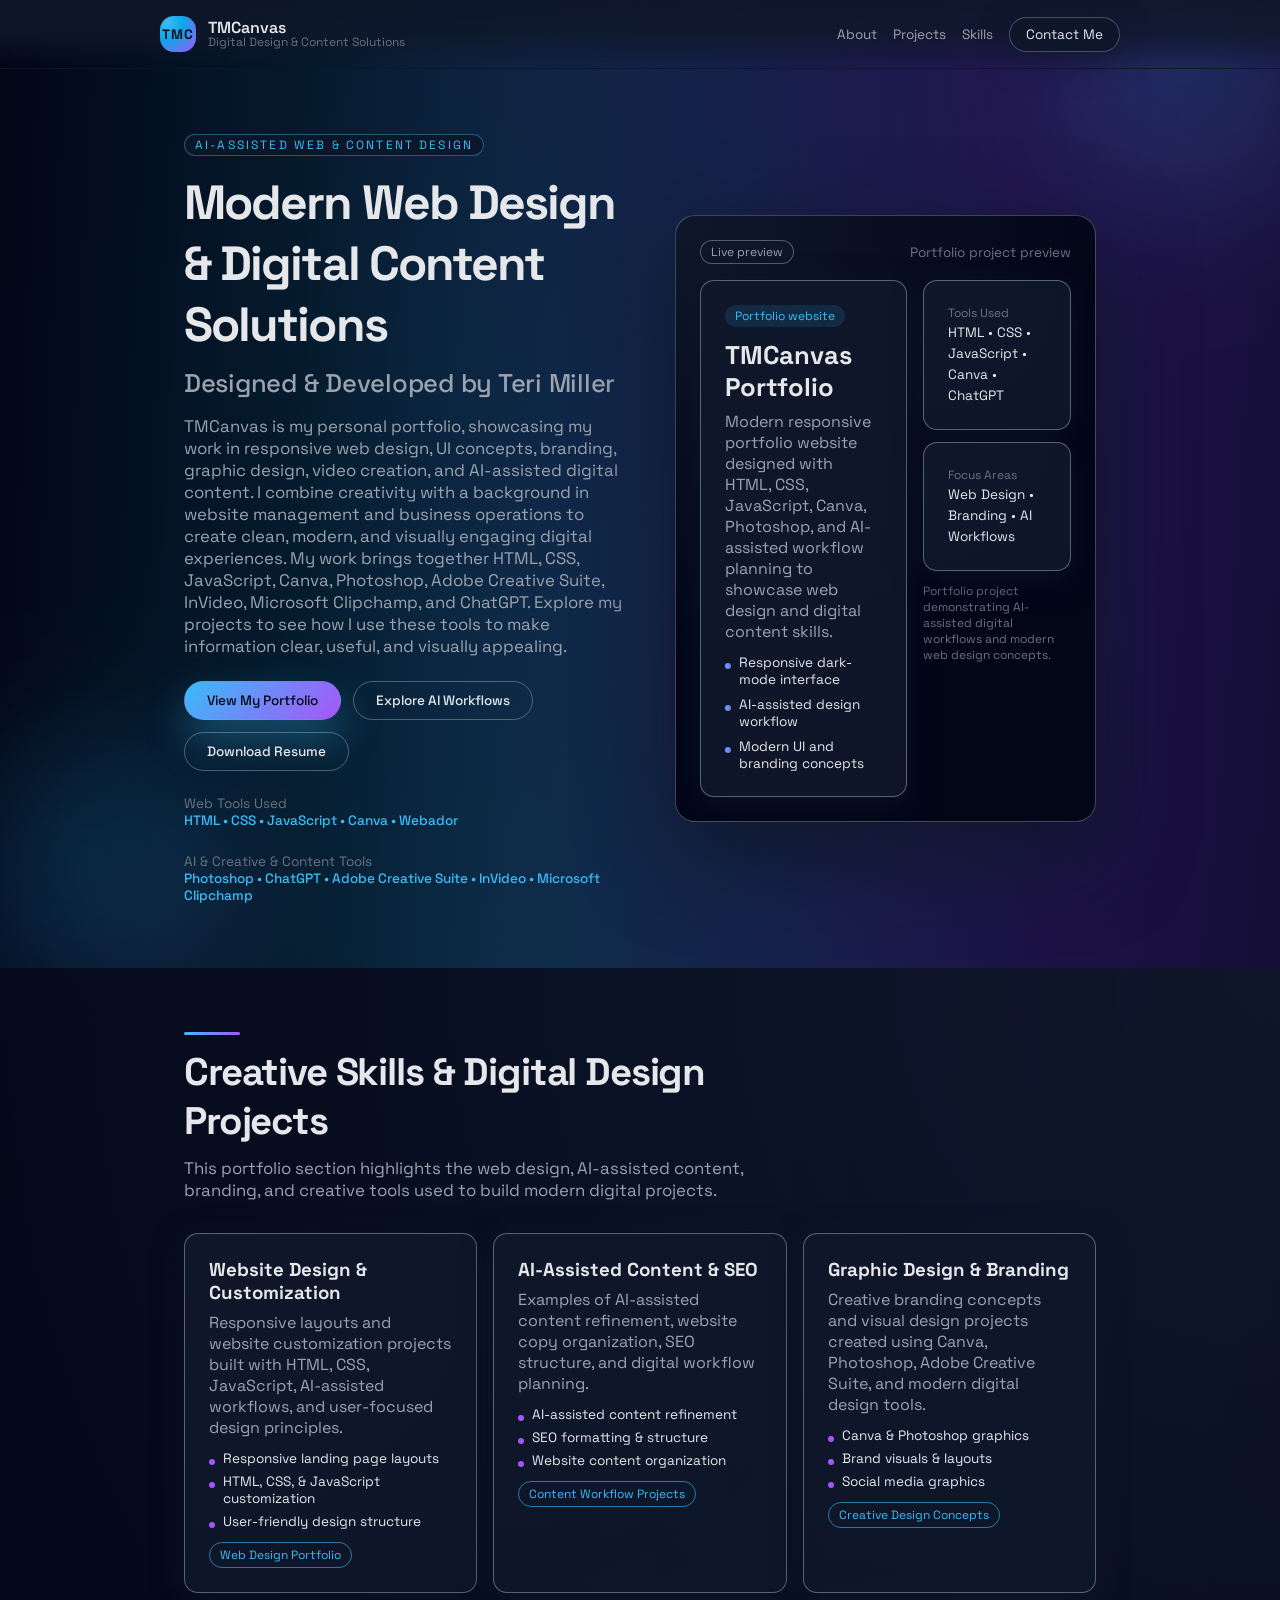
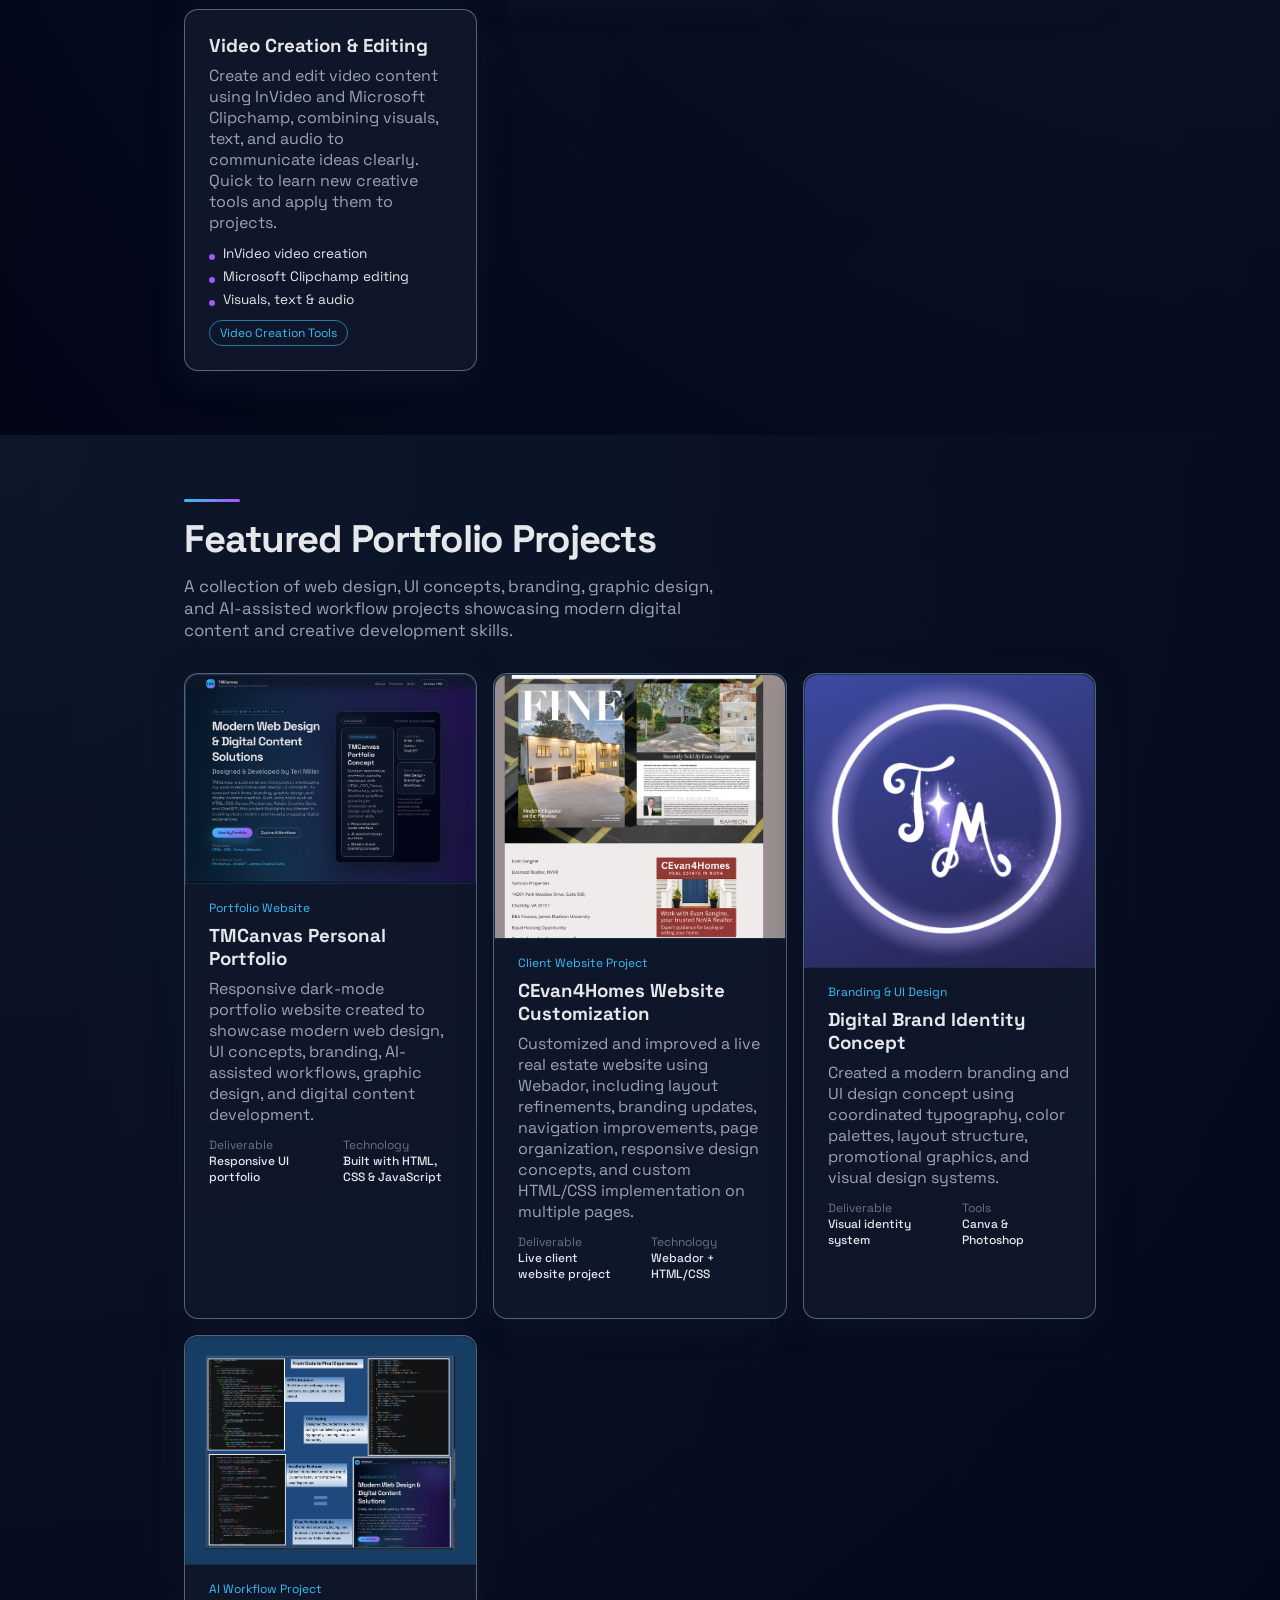
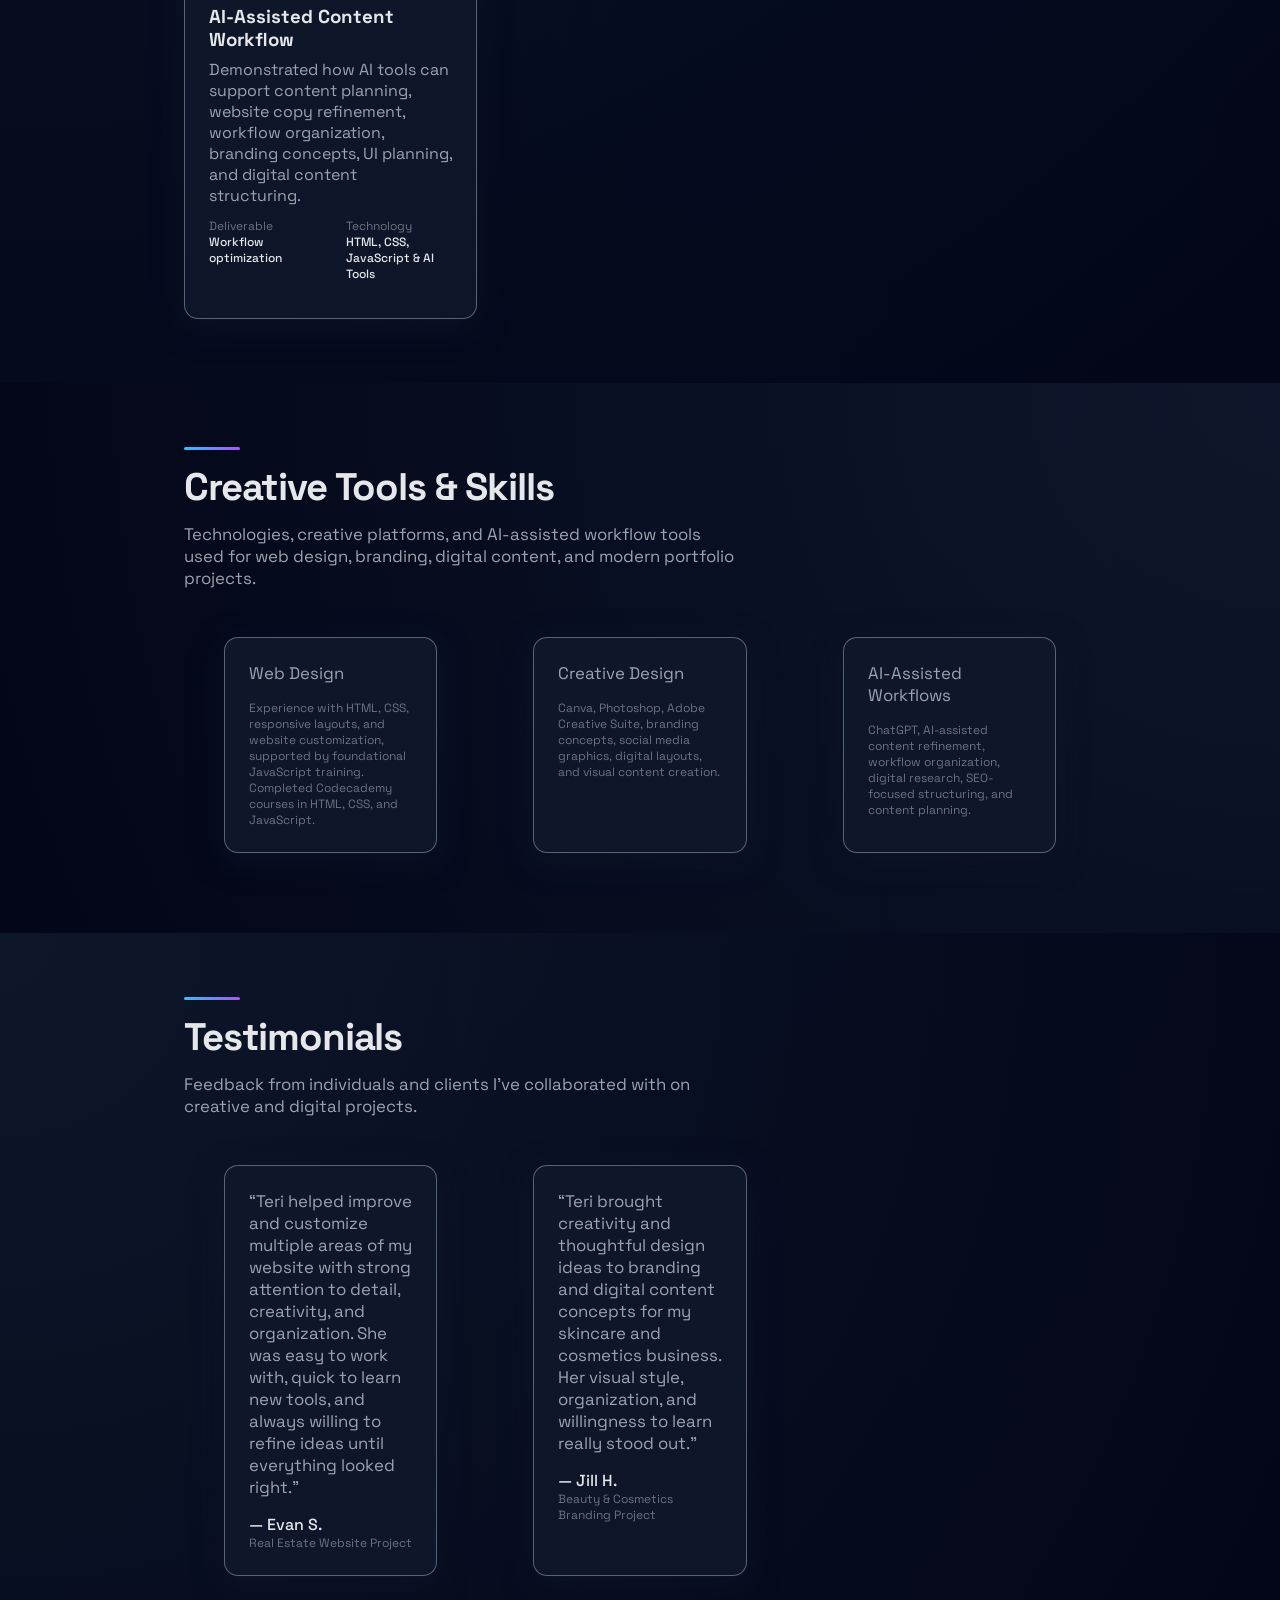
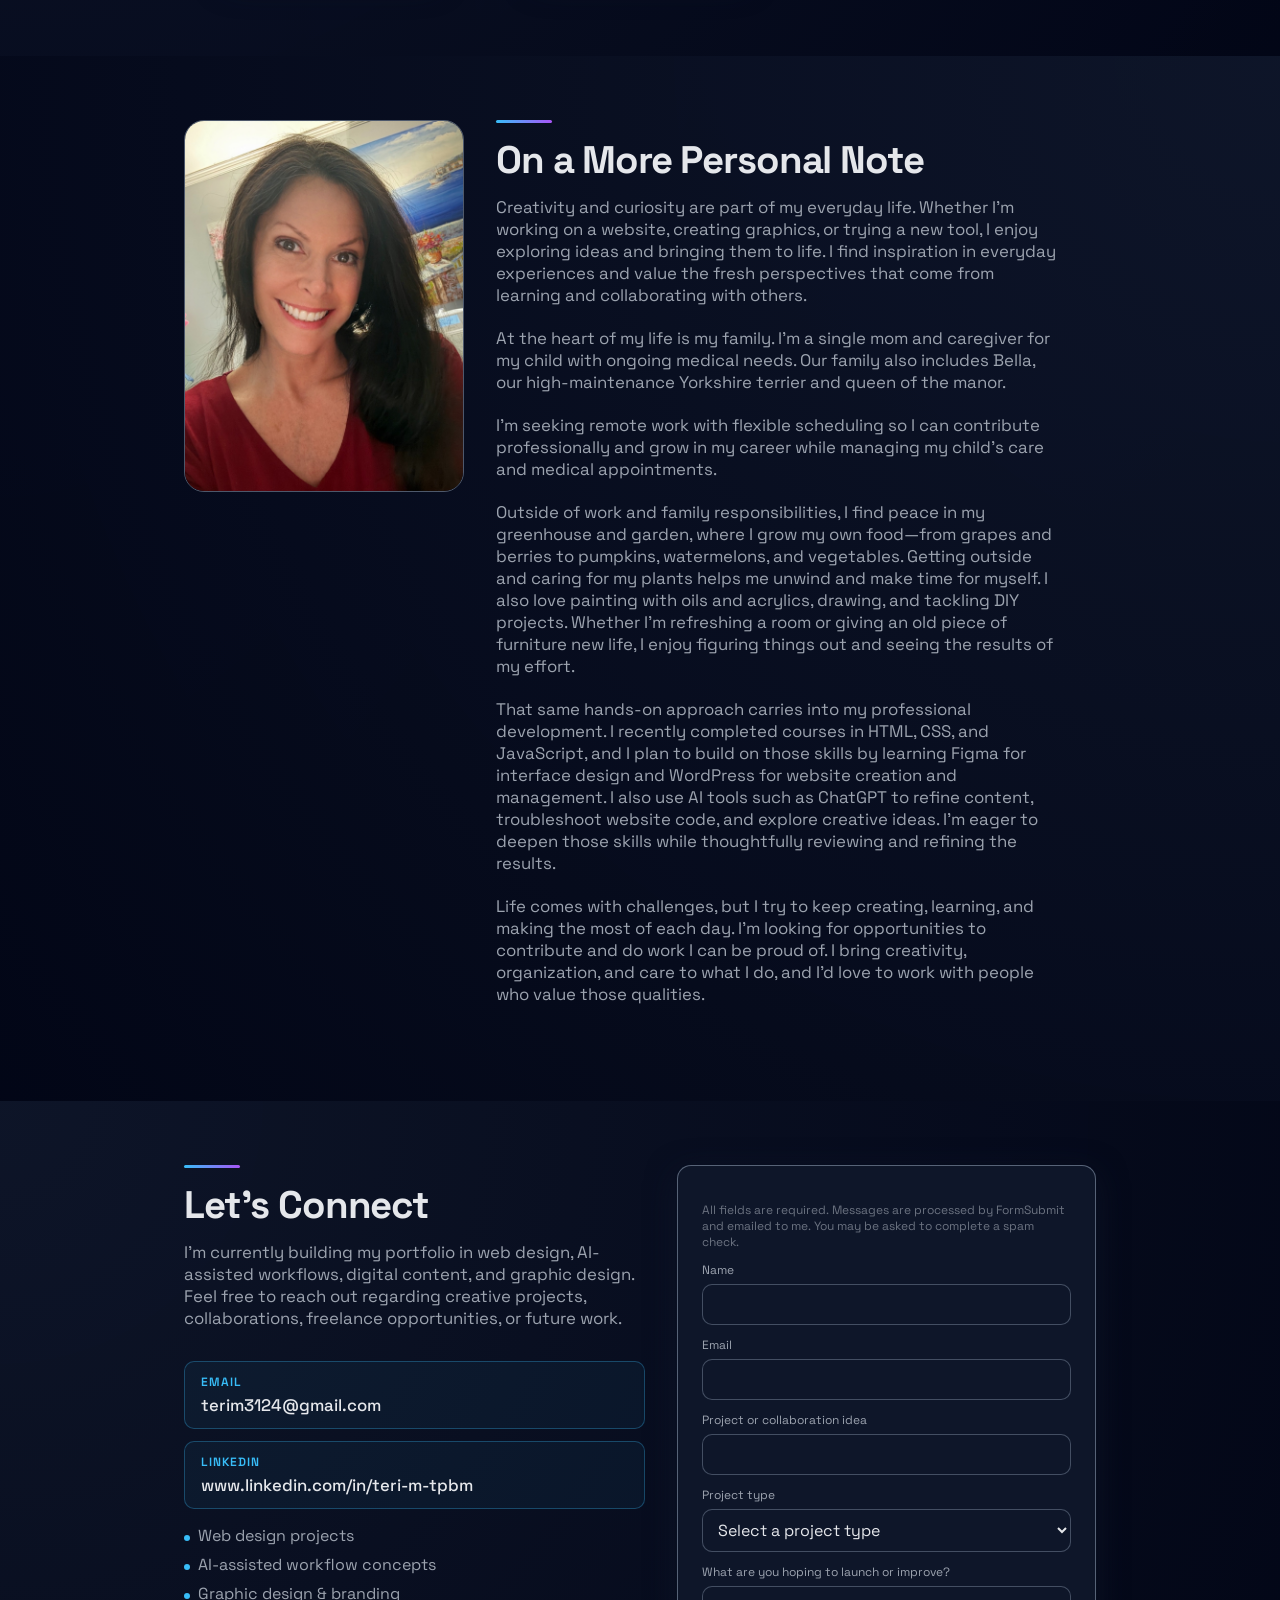
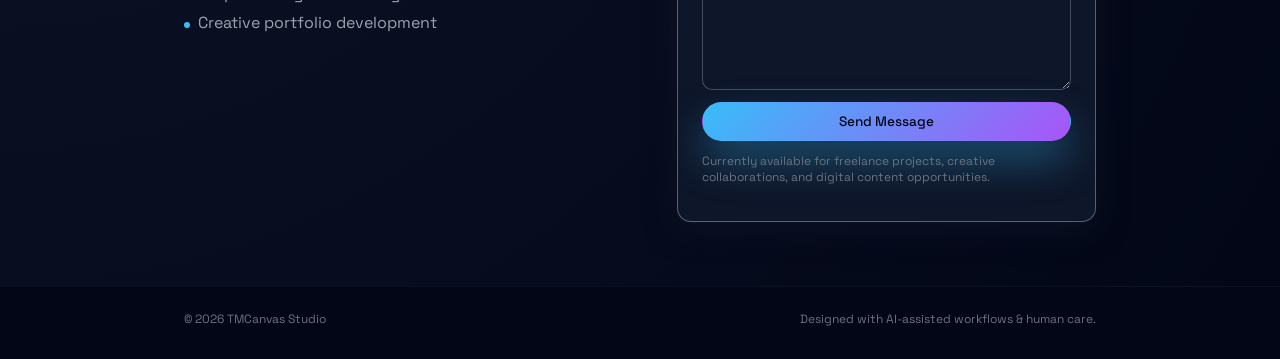
<file: index.html>
<!DOCTYPE html>
<html lang="en">
  <head>
    <meta charset="UTF-8" />
    <meta name="viewport" content="width=device-width, initial-scale=1" />
    <title>TMCanvas Studio · AI-Assisted Web & Content Design</title>

  <!-- Open Graph (LinkedIn, Facebook, etc.) -->
  <meta property="og:title" content="TMCanvas Portfolio" />
  <meta
    property="og:description"
    content="Web design, front-end development, branding, and digital content projects by Teri Miller."
  />
  <meta
    property="og:image"
    content="https://teri28.github.io/tmcanvas-portfolio/images/tm-homepage.jpeg"
  />
  <meta
    property="og:url"
    content="https://teri28.github.io/tmcanvas-portfolio/"
  />
  <meta property="og:type" content="website" />

  <!-- Twitter/X -->
  <meta name="twitter:card" content="summary_large_image" />
  <meta name="twitter:title" content="TMCanvas Portfolio" />
  <meta
    name="twitter:description"
    content="Web design, front-end development, branding, and digital content projects by Teri Miller."
  />
  <meta
    name="twitter:image"
    content="https://teri28.github.io/tmcanvas-portfolio/images/tm-homepage.jpeg"
  />
  <link rel="stylesheet" href="style.css" />
  <link rel="preconnect" href="https://fonts.googleapis.com" />
  <link rel="preconnect" href="https://fonts.gstatic.com" crossorigin />
  <link
    href="https://fonts.googleapis.com/css2?family=Space+Grotesk:wght@400;500;600;700&display=swap"
    rel="stylesheet"
  />
  </head>
  <body class="gradient-mesh">
    <!-- SECTION: Header -->
    <header class="site-header">
      <div class="container header-inner">
        <a href="#top" class="logo">
          <span class="logo-mark">TMC</span>
          <div class="logo-text">
            <span class="logo-title">TMCanvas</span>
            <span class="logo-subtitle"
              >Digital Design &amp; Content Solutions</span
            >
          </div>
        </a>
        <nav class="nav">
          <a href="#top" class="nav-link">About</a>
          <a href="#portfolio" class="nav-link">Projects</a>
          <a href="#testimonials" class="nav-link">Skills</a>
          <a href="#contact" class="nav-link nav-cta">Contact Me</a>
        </nav>
      </div>
    </header>

    <main>
      <!-- Decorative background shapes -->
      <div class="floating-shape shape-1"></div>
      <div class="floating-shape shape-2"></div>

      <!-- SECTION: Hero -->
      <section class="hero" id="top">
        <div class="container hero-inner">
          <div class="hero-copy">
            <div class="eyebrow">AI-Assisted Web &amp; Content Design</div>
            <h1>Modern Web Design &amp; Digital Content Solutions</h1>
            <div class="creator-subtitle">Designed &amp; Developed by Teri Miller</div>
            <p class="hero-subtitle">
              TMCanvas is my personal portfolio, showcasing my work in responsive web design, UI concepts, branding, graphic design, video creation, and AI-assisted digital content. I combine creativity with a background in website management and business operations to create clean, modern, and visually engaging digital experiences.

My work brings together HTML, CSS, JavaScript, Canva, Photoshop, Adobe Creative Suite, InVideo, Microsoft Clipchamp, and ChatGPT. Explore my projects to see how I use these tools to make information clear, useful, and visually appealing.

            </p>
            <div class="hero-actions">
              <a href="#portfolio" class="btn btn-primary">
                View My Portfolio
              </a>
              <a href="#testimonials" class="btn btn-ghost">
                Explore AI Workflows
              </a>
              <a href="resume.pdf" class="btn btn-ghost">
                Download Resume
              </a>
            </div>
            <div class="hero-meta">
              <div class="meta-item">
                <span class="meta-label">Web Tools Used</span>
                <span class="meta-value">HTML • CSS • JavaScript • Canva • Webador</span>
              </div>
              <div class="meta-item">
                <span class="meta-label">AI &amp; Creative & Content Tools</span>
                <span class="meta-value"
                  >Photoshop • ChatGPT • Adobe Creative Suite • InVideo • Microsoft Clipchamp</span
                >
              </div>
            </div>
          </div>

          <div class="hero-panel shadow-dramatic gradient-border">
            <div class="hero-panel-header">
              <span class="panel-pill">Live preview</span>
              <span class="panel-title">Portfolio project preview</span>
            </div>
            <div class="hero-grid">
              <div class="hero-grid-main">
                <div class="hero-card shadow-soft">
                  <div class="hero-card-top">
                    <span class="hero-tag">Portfolio website</span>
                  </div>
                  <h2>TMCanvas Portfolio</h2>
                  <p>
                    Modern responsive portfolio website designed with HTML, CSS, JavaScript, 
                    Canva, Photoshop, and AI-assisted workflow planning to
                    showcase web design and digital content skills.
                  </p>
                  <ul class="hero-list">
                    <li>Responsive dark-mode interface</li>
                    <li>AI-assisted design workflow</li>
                    <li>Modern UI and branding concepts</li>
                  </ul>
                </div>
              </div>
              <aside class="hero-grid-side">
                <div class="mini-metric shadow-soft">
                  <span class="mini-label">Tools Used</span>
                  <span class="mini-value">HTML • CSS • JavaScript • Canva • ChatGPT</span>
                </div>
                <div class="mini-metric shadow-soft">
                  <span class="mini-label">Focus Areas</span>
                  <span class="mini-value"
                    >Web Design • Branding • AI Workflows</span
                  >
                </div>
                <div class="mini-note">
                  Portfolio project demonstrating AI-assisted digital workflows
                  and modern web design concepts.
                </div>
              </aside>
            </div>
          </div>
        </div>
      </section>

      <!-- SECTION: Services -->
      <section id="services" class="section section-muted">
        <div class="container">
          <header class="section-header">
            <div class="accent-line"></div>
            <h2>Creative Skills &amp; Digital Design Projects</h2>
            <p>
              This portfolio section highlights the web design, AI-assisted
              content, branding, and creative tools used to build modern digital
              projects.
            </p>
          </header>

          <div class="grid services-grid">
            <article class="card service-card shadow-soft">
              <h3>Website Design &amp; Customization</h3>
              <p>
                Responsive layouts and website customization projects built with
                HTML, CSS, JavaScript, AI-assisted workflows, and user-focused design
                principles.
              </p>
              <ul>
                <li>Responsive landing page layouts</li>
                <li>HTML, CSS, &amp; JavaScript customization</li>
                <li>User-friendly design structure</li>
              </ul>
              <span class="pill pill-alt">Web Design Portfolio</span>
            </article>

            <article class="card service-card shadow-soft">
              <h3>AI-Assisted Content &amp; SEO</h3>
              <p>
                Examples of AI-assisted content refinement, website copy
                organization, SEO structure, and digital workflow planning.
              </p>
              <ul>
                <li>AI-assisted content refinement</li>
                <li>SEO formatting &amp; structure</li>
                <li>Website content organization</li>
              </ul>
              <span class="pill pill-alt">Content Workflow Projects</span>
            </article>

            <article class="card service-card shadow-soft">
              <h3>Graphic Design &amp; Branding</h3>
              <p>
                Creative branding concepts and visual design projects created
                using Canva, Photoshop, Adobe Creative Suite, and modern digital
                design tools.
              </p>
              <ul>
                <li>Canva &amp; Photoshop graphics</li>
                <li>Brand visuals &amp; layouts</li>
                <li>Social media graphics</li>
              </ul>
              <span class="pill pill-alt">Creative Design Concepts</span>
            </article>
            <article class="card service-card shadow-soft">
  <h3>Video Creation &amp; Editing</h3>
  <p>
    Create and edit video content using InVideo and Microsoft
    Clipchamp, combining visuals, text, and audio to communicate
    ideas clearly. Quick to learn new creative tools and apply
    them to projects.
  </p>
  <ul>
    <li>InVideo video creation</li>
    <li>Microsoft Clipchamp editing</li>
    <li>Visuals, text &amp; audio</li>
  </ul>
  <span class="pill pill-alt">Video Creation Tools</span>
</article>
          </div>
        </div>
      </section>

      <!-- SECTION: Portfolio Preview -->
      <section id="portfolio" class="section">
        <div class="container">
          <header class="section-header">
            <div class="accent-line"></div>
            <h2>Featured Portfolio Projects</h2>
            <p>
              A collection of web design, UI concepts, branding, graphic design,
              and AI-assisted workflow projects showcasing modern digital
              content and creative development skills.
            </p>
          </header>

          <div class="grid portfolio-grid">
    
             <article class="card portfolio-card shadow-soft">
              <div class="portfolio-image-container">
                <img src="images/tm-homepage.jpeg" alt="TMCanvas personal portfolio homepage screenshot" class="portfolio-image" />
              </div>
              <div class="portfolio-tag">Portfolio Website</div>
              <h3>TMCanvas Personal Portfolio</h3>
              <p>
                Responsive dark-mode portfolio website created to showcase
                modern web design, UI concepts, branding, AI-assisted workflows,
                graphic design, and digital content development.
              </p>
              <dl class="portfolio-meta">
                <div>
                  <dt>Deliverable</dt>
                  <dd>Responsive UI portfolio</dd>
                </div>
                <div>
                  <dt>Technology</dt>
                  <dd>Built with HTML, CSS &amp; JavaScript</dd>
                </div>
              </dl>
              </article>

               <article class="card portfolio-card shadow-soft">
              <div class="portfolio-image-container">
                <img src="images/evan-branding-project.jpeg" alt="CEvan4Homes website customization and branding project" class="portfolio-image" />
              </div>
              <div class="portfolio-tag">Client Website Project</div>
              <h3>CEvan4Homes Website Customization</h3>
              <p>
                Customized and improved a live real estate website using
                Webador, including layout refinements, branding updates,
                navigation improvements, page organization, responsive design
                concepts, and custom HTML/CSS implementation on multiple pages.
              </p>
              <dl class="portfolio-meta">
                <div>
                  <dt>Deliverable</dt>
                  <dd>Live client website project</dd>
                </div>
                <div>
                  <dt>Technology</dt>
                  <dd>Webador + HTML/CSS</dd>
                </div>
              </dl>
            
            </article>

            <article class="card portfolio-card shadow-soft">
              <div class="portfolio-image-container">
                <img src="images/tm-logo.png" alt="TM personal logo and branding concept" class="portfolio-image" />
              </div>
              <div class="portfolio-tag">Branding &amp; UI Design</div>
              <h3>Digital Brand Identity Concept</h3>
              <p>
                Created a modern branding and UI design concept using
                coordinated typography, color palettes, layout structure,
                promotional graphics, and visual design systems.
              </p>
              <dl class="portfolio-meta">
                <div>
                  <dt>Deliverable</dt>
                  <dd>Visual identity system</dd>
                </div>
                <div>
                  <dt>Tools</dt>
                  <dd>Canva &amp; Photoshop</dd>
                </div>
              </dl>
            </article>

            <article class="card portfolio-card shadow-soft">
              <div class="portfolio-image-container ai-workflow-image">
                <img src="images/ai-workflow-project.jpeg" alt="AI-assisted workflow showing HTML CSS JavaScript and final portfolio website" class="portfolio-image" />
              </div>
              <div class="portfolio-tag">AI Workflow Project</div>
              <h3>AI-Assisted Content Workflow</h3>
              <p>
                Demonstrated how AI tools can support content planning, website
                copy refinement, workflow organization, branding concepts, UI
                planning, and digital content structuring.
              </p>
              <dl class="portfolio-meta">
                <div>
                  <dt>Deliverable</dt>
                  <dd>Workflow optimization</dd>
                </div>
                <div>
                  <dt>Technology</dt>
                  <dd>HTML, CSS, JavaScript &amp; AI Tools</dd>
                </div>
              </dl>
            </article>
          </div>
        </div>
      </section>

      <!-- SECTION: Creative Tools & Skills -->
      <section id="testimonials" class="section section-muted">
        <div class="container">
          <header class="section-header">
            <div class="accent-line"></div>
            <h2>Creative Tools &amp; Skills</h2>
            <p>
              Technologies, creative platforms, and AI-assisted workflow tools
              used for web design, branding, digital content, and modern
              portfolio projects.
            </p>
          </header>

          <div class="grid testimonials-grid">
            <figure class="card testimonial-card shadow-soft">
              <blockquote>Web Design</blockquote>
              <figcaption>
                <span class="client-role">
                  Experience with HTML, CSS, responsive layouts, and website customization, supported by foundational JavaScript training. Completed Codecademy courses in HTML, CSS, and JavaScript.
                </span>
              </figcaption>
            </figure>

            <figure class="card testimonial-card shadow-soft">
              <blockquote>Creative Design</blockquote>
              <figcaption>
                <span class="client-role">
                  Canva, Photoshop, Adobe Creative Suite, branding concepts,
                  social media graphics, digital layouts, and visual content
                  creation.
                </span>
              </figcaption>
            </figure>

            <figure class="card testimonial-card shadow-soft">
              <blockquote>AI-Assisted Workflows</blockquote>
              <figcaption>
                <span class="client-role">
                  ChatGPT, AI-assisted content refinement, workflow
                  organization, digital research, SEO-focused structuring, and
                  content planning.
                </span>
              </figcaption>
            </figure>
          </div>
        </div>
      </section>

      <!-- SECTION: Testimonials -->
      <section class="section section-muted">
        <div class="container">
          <header class="section-header">
            <div class="accent-line"></div>
            <h2>Testimonials</h2>
            <p>
              Feedback from individuals and clients I’ve collaborated with on
              creative and digital projects.
            </p>
          </header>

          <div class="grid testimonials-grid">
            <figure class="card testimonial-card shadow-soft">
              <blockquote>
                “Teri helped improve and customize multiple areas of my website
                with strong attention to detail, creativity, and organization.
                She was easy to work with, quick to learn new tools, and always
                willing to refine ideas until everything looked right.”
              </blockquote>
              <figcaption>
                <span class="client-name">— Evan S.</span>
                <span class="client-role">Real Estate Website Project</span>
              </figcaption>
            </figure>

            <figure class="card testimonial-card shadow-soft">
              <blockquote>
                “Teri brought creativity and thoughtful design ideas to branding
                and digital content concepts for my skincare and cosmetics
                business. Her visual style, organization, and willingness to
                learn really stood out.”
              </blockquote>
              <figcaption>
                <span class="client-name">— Jill H.</span>
                <span class="client-role"
                  >Beauty &amp; Cosmetics Branding Project</span
                >
              </figcaption>
            </figure>
          </div>
        </div>
      </section>

      <!-- SECTION: About -->
      <section id="about" class="section">
        <div class="container personal-layout">
          <img
          src="images/TT.png"
      alt="Teri Miller"
      class="personal-photo"
      loading="lazy"
    />
          <header class="section-header">
            <div class="accent-line"></div>
            <h2>On a More Personal Note</h2>
            <p>
              Creativity and curiosity are part of my everyday life. Whether I’m working on a website, creating graphics, or trying a new tool, I enjoy exploring ideas and bringing them to life. I find inspiration in everyday experiences and value the fresh perspectives that come from learning and collaborating with others.
            </p>
            <p>
  At the heart of my life is my family. I’m a single mom and caregiver for my child with ongoing medical needs. Our family also includes Bella, our high-maintenance Yorkshire terrier and queen of the manor.
</p>
<p> 
  I’m seeking remote work with flexible scheduling so I can contribute professionally and grow in my career while managing my child’s care and medical appointments.
</p>
<p>
  Outside of work and family responsibilities, I find peace in my greenhouse and garden, where I grow my own food—from grapes and berries to pumpkins, watermelons, and vegetables. Getting outside and caring for my plants helps me unwind and make time for myself. I also love painting with oils and acrylics, drawing, and tackling DIY projects. Whether I’m refreshing a room or giving an old piece of furniture new life, I enjoy figuring things out and seeing the results of my effort.
</p>
<p>
  That same hands-on approach carries into my professional development. I recently completed courses in HTML, CSS, and JavaScript, and I plan to build on those skills by learning Figma for interface design and WordPress for website creation and management. I also use AI tools such as ChatGPT to refine content, troubleshoot website code, and explore creative ideas. I’m eager to deepen those skills while thoughtfully reviewing and refining the results.
</p>
<p>
  Life comes with challenges, but I try to keep creating, learning, and making the most of each day. I’m looking for opportunities to contribute and do work I can be proud of. I bring creativity, organization, and care to what I do, and I’d love to work with people who value those qualities.
</p>
    
          </header>
        </div>
      </section>

      <!-- SECTION: Contact -->
      <section id="contact" class="section">
        <div class="container contact-grid">
          <div class="contact-copy">
            <header class="section-header">
              <div class="accent-line"></div>
              <h2>Let’s Connect</h2>
              <p>
                I’m currently building my portfolio in web design, AI-assisted
                workflows, digital content, and graphic design. Feel free to
                reach out regarding creative projects, collaborations, freelance
                opportunities, or future work.
              </p>
            </header>
            <div class="contact-links">
              <a href="mailto:terim3124@gmail.com" class="contact-link">
  <span class="contact-link-label">Email</span>
  <span class="contact-link-value">terim3124@gmail.com</span>
</a>
              <a href="https://www.linkedin.com/in/teri-m-tpbm" target="_blank" rel="noopener noreferrer" class="contact-link">
                <span class="contact-link-label">LinkedIn</span>
                <span class="contact-link-value">www.linkedin.com/in/teri-m-tpbm</span>
              </a>
            </div>
            <ul class="contact-highlights">
              <li>Web design projects</li>
              <li>AI-assisted workflow concepts</li>
              <li>Graphic design &amp; branding</li>
              <li>Creative portfolio development</li>
            </ul>
          </div>

          <form class="card contact-form shadow-soft"
            action="https://formsubmit.co/terim3124@gmail.com" method="POST">
            <input type="hidden" name="_subject" value="Portfolio Inquiry" />
            <input type="hidden" name="_template" value="table" />
            <input type="hidden" name="_next" value="https://teri28.github.io/tmcanvas-portfolio/thanks.html" />
            <input type="text" name="_honey" style="display:none" tabindex="-1" autocomplete="off" aria-hidden="true" />
            <p class="form-footnote">All fields are required. Messages are processed by FormSubmit and emailed to me. You may be asked to complete a spam check.</p>
            <div class="form-row">
              <label for="name">Name</label>
              <input id="name" name="name" type="text" autocomplete="name" required maxlength="150" />
            </div>
            <div class="form-row">
              <label for="email">Email</label>
              <input
                id="email"
                name="email"
                type="email"
                autocomplete="email" required maxlength="254"
              />
            </div>
            <div class="form-row">
              <label for="company">Project or collaboration idea</label>
              <input id="company" name="Project or collaboration idea" type="text" required maxlength="300" />
            </div>
            <div class="form-row">
              <label for="budget">Project type</label>
              <select id="budget" name="Project type" required>
                <option value="" disabled selected>
                  Select a project type
                </option>
                <option value="Web Design">Web Design</option>
                <option value="Graphic Design">Graphic Design</option>
                <option value="AI Workflow Project">AI Workflow Project</option>
                <option value="Portfolio Collaboration">
                  Portfolio Collaboration
                </option>
                <option value="General Inquiry">General Inquiry</option>
              </select>
            </div>
            <div class="form-row">
              <label for="goals"
                >What are you hoping to launch or improve?</label
              >
              <textarea id="goals" name="message" rows="4" required maxlength="5000"></textarea>
            </div>
            <button type="submit" class="btn btn-primary btn-full">
              Send Message
            </button>
            <p class="form-footnote">
              Currently available for freelance projects, creative collaborations, and digital content opportunities.
            </p>
          </form>
        </div>
      </section>
    </main>

    <footer class="site-footer">
      <div class="container footer-inner">
        <p class="footer-brand">© 2026 TMCanvas Studio</p>
        <p class="footer-note">
          Designed with AI-assisted workflows & human care.
        </p>
      </div>
    </footer>

  </body>
</html>
</file>
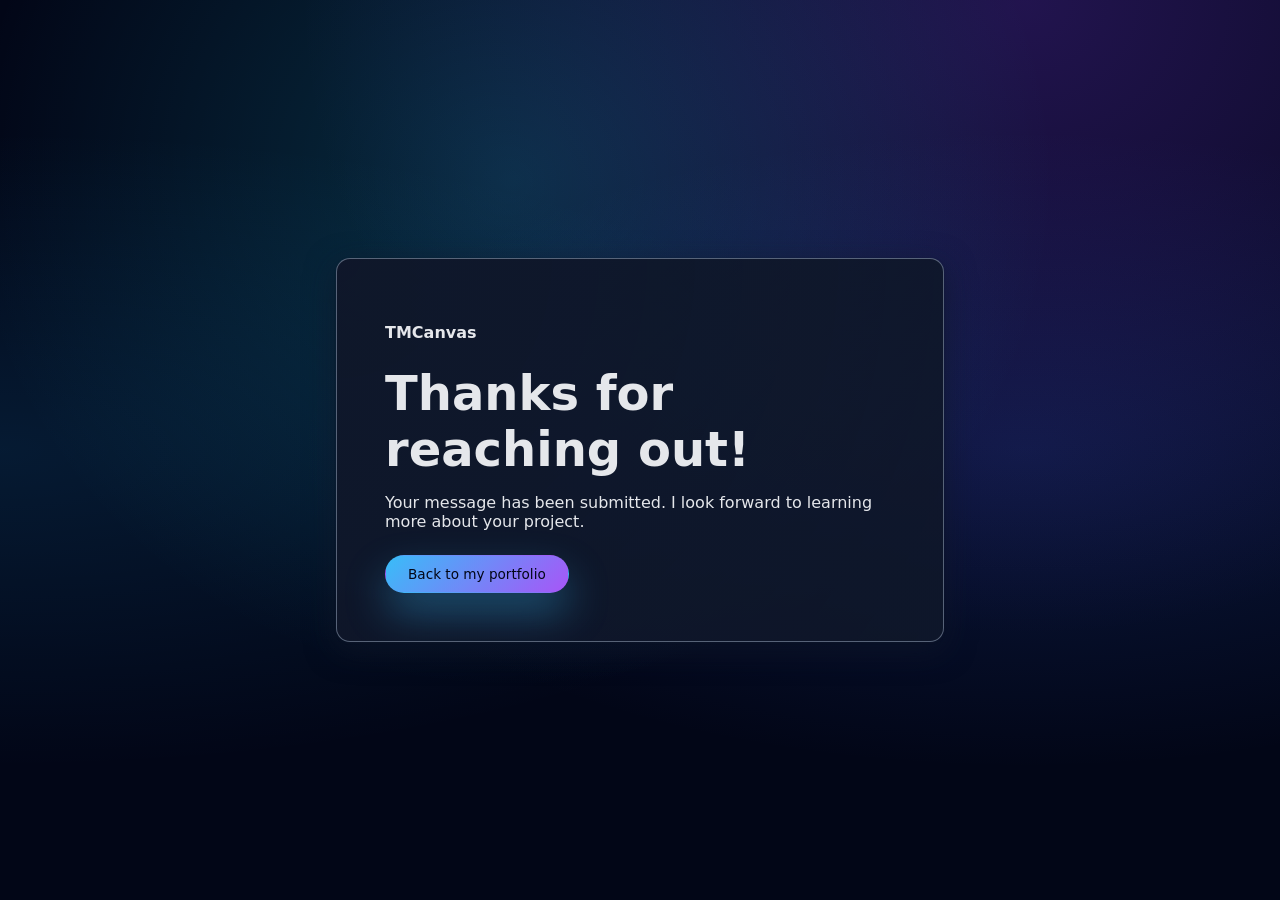
<file: thanks.html>
<!DOCTYPE html>
<html lang="en">
  <head>
    <meta charset="UTF-8" />
    <meta name="viewport" content="width=device-width, initial-scale=1" />
    <meta name="robots" content="noindex" />
    <title>Thank you · TMCanvas</title>
    <link rel="stylesheet" href="style.css" />
    <style>
      .thanks-main { min-height: 100vh; display: grid; place-items: center; padding: 2rem 1.25rem; }
      .thanks-card { width: 100%; max-width: 38rem; padding: clamp(1.5rem, 5vw, 3rem); }
      .thanks-card h1 { font-size: clamp(2rem, 6vw, 3rem); line-height: 1.15; margin: 1rem 0; }
      .thanks-card p { margin-bottom: 1.5rem; }
    </style>
  </head>
  <body class="gradient-mesh">
    <main class="thanks-main">
      <section class="card thanks-card shadow-soft" aria-labelledby="thanks-title">
        <p class="logo-title">TMCanvas</p>
        <h1 id="thanks-title">Thanks for reaching out!</h1>
        <p>Your message has been submitted. I look forward to learning more about your project.</p>
        <a href="./#top" class="btn btn-primary">Back to my portfolio</a>
      </section>
    </main>
  </body>
</html>
</file>
<file: style.css>
/* DESIGN SYSTEM */
:root {
  /* Colors */
  --bg-primary: #050816;
  --bg-elevated: #070b19;
  --bg-muted: #0b1020;
  --bg-soft: #0f172a;

  --text-main: #e5e7eb;
  --text-soft: #9ca3af;
  --text-muted: #6b7280;

  --accent: #38bdf8;
  --accent-soft: rgba(56, 189, 248, 0.12);
  --accent-strong: #0ea5e9;
  --accent-rgb: 56, 189, 248;

  --highlight: #a855f7;
  --highlight-soft: rgba(168, 85, 247, 0.12);

  --border-subtle: rgba(148, 163, 184, 0.25);
  --border-strong: rgba(148, 163, 184, 0.6);

  --shadow-soft: 0 1px 2px rgba(15, 23, 42, 0.4),
    0 8px 30px rgba(15, 23, 42, 0.65);
  --radius-lg: 20px;
  --radius-md: 14px;
  --radius-pill: 999px;

  /* Typography */
  --font-sans: "Space Grotesk", system-ui, -apple-system, BlinkMacSystemFont,
    "Segoe UI", sans-serif;

  --fs-xs: 0.75rem;
  --fs-sm: 0.85rem;
  --fs-base: 0.95rem;
  --fs-md: 1.05rem;
  --fs-lg: 1.6rem;
  --fs-xl: 2.4rem;
  --fs-2xl: 3rem;

  --fw-regular: 400;
  --fw-medium: 500;
  --fw-semibold: 600;
  --fw-bold: 700;

  /* Spacing */
  --space-1: 4px;
  --space-2: 8px;
  --space-3: 12px;
  --space-4: 16px;
  --space-5: 24px;
  --space-6: 32px;
  --space-7: 48px;
  --space-8: 64px;

  /* Transitions */
  --transition-fast: 150ms ease-out;
  --transition-med: 220ms ease-out;
}

*,
*::before,
*::after {
  box-sizing: border-box;
}

html,
body {
  margin: 0;
  padding: 0;
}

body {
  min-height: 100vh;
  font-family: var(--font-sans);
  background: radial-gradient(circle at top left, #0b1120 0, #020617 52%, #020617 100%);
  color: var(--text-main);
  -webkit-font-smoothing: antialiased;
}

img {
  max-width: 100%;
  display: block;
}

a {
  color: inherit;
  text-decoration: none;
}

button,
input,
select,
textarea {
  font-family: inherit;
  font-size: inherit;
}

/* SECTION: Layout */
.container {
  max-width: 960px;
  margin: 0 auto;
  padding: 0 var(--space-5);
}

.section {
  padding: var(--space-8) 0;
  background: radial-gradient(circle at top left, rgba(15, 23, 42, 0.9), rgba(2, 6, 23, 0.98));
}

.section:nth-of-type(even) {
  background: radial-gradient(circle at top right, rgba(15, 23, 42, 0.92), rgba(2, 6, 23, 0.98));
}

.section-muted {
  background: radial-gradient(circle at top left, rgba(15, 23, 42, 0.9), rgba(2, 6, 23, 0.98));
}

.section-header {
  max-width: 560px;
  margin-bottom: var(--space-6);
}

.section-header h2 {
  margin: var(--space-3) 0 var(--space-3);
  font-size: var(--fs-xl);
  letter-spacing: -0.03em;
}

.section-header p {
  margin: 0;
  color: var(--text-soft);
  font-size: var(--fs-md);
}

/* SECTION: Header */
.site-header {
  position: sticky;
  top: 0;
  z-index: 20;
  backdrop-filter: blur(18px);
  background: linear-gradient(
    to bottom,
    rgba(15, 23, 42, 0.9),
    rgba(15, 23, 42, 0.82),
    transparent
  );
  border-bottom: 1px solid rgba(15, 23, 42, 0.6);
}

.header-inner {
  display: flex;
  align-items: center;
  justify-content: space-between;
  padding: var(--space-4) 0;
  gap: var(--space-4);
}

.logo {
  display: flex;
  align-items: center;
  gap: var(--space-3);
}

.logo-mark {
  width: 36px;
  height: 36px;
  border-radius: 14px;
  background: radial-gradient(circle at 20% 20%, #38bdf8, #0ea5e9 40%, #a855f7);
  display: inline-flex;
  align-items: center;
  justify-content: center;
  font-weight: var(--fw-bold);
  font-size: var(--fs-sm);
  letter-spacing: 0.08em;
  color: #0b1120;
}

.logo-text {
  display: flex;
  flex-direction: column;
  line-height: 1.1;
}

.logo-title {
  font-weight: var(--fw-semibold);
}

.logo-subtitle {
  font-size: var(--fs-xs);
  color: var(--text-muted);
}

.nav {
  display: flex;
  align-items: center;
  gap: var(--space-4);
}

.nav-link {
  font-size: var(--fs-sm);
  color: var(--text-soft);
  padding: var(--space-2) 0;
  position: relative;
}

.nav-link::after {
  content: "";
  position: absolute;
  left: 0;
  bottom: -3px;
  width: 0;
  height: 2px;
  border-radius: 4px;
  background: linear-gradient(90deg, var(--accent), var(--highlight));
  transition: width var(--transition-med);
}

.nav-link:hover::after,
.nav-link:focus-visible::after {
  width: 100%;
}

.nav-cta {
  padding: var(--space-2) var(--space-4);
  border-radius: var(--radius-pill);
  background: rgba(15, 23, 42, 0.9);
  border: 1px solid rgba(148, 163, 184, 0.4);
  color: var(--text-main);
  box-shadow: 0 10px 30px rgba(15, 23, 42, 0.6);
}

.nav-cta:hover,
.nav-cta:focus-visible {
  border-color: var(--accent);
  color: #f9fafb;
}

/* SECTION: Hero */
.hero {
  padding-top: var(--space-8);
  padding-bottom: var(--space-8);
}

.hero-inner {
  display: grid;
  gap: var(--space-7);
  align-items: center;
}

.hero-copy {
  max-width: 520px;
}

.eyebrow {
  display: inline-flex;
  align-items: center;
  gap: 6px;
  padding: 2px 10px;
  border-radius: var(--radius-pill);
  font-size: var(--fs-xs);
  text-transform: uppercase;
  letter-spacing: 0.18em;
  color: var(--accent);
  background: rgba(15, 23, 42, 0.9);
  border: 1px solid rgba(56, 189, 248, 0.4);
}

.hero h1 {
  margin: var(--space-4) 0 var(--space-3);
  font-size: var(--fs-2xl);
  letter-spacing: -0.04em;
}

.creator-subtitle {
  margin: var(--space-3) 0 var(--space-4);
  font-size: var(--fs-lg);
  font-weight: var(--fw-medium);
  color: var(--text-soft);
  letter-spacing: -0.01em;
}

.hero-subtitle {
  margin: 0 0 var(--space-5);
  color: var(--text-soft);
  font-size: var(--fs-md);
}

.hero-actions {
  display: flex;
  flex-wrap: wrap;
  gap: var(--space-3);
  margin-bottom: var(--space-5);
}

.hero-meta {
  display: flex;
  flex-wrap: wrap;
  gap: var(--space-5);
  color: var(--text-soft);
  font-size: var(--fs-sm);
}

.meta-item {
  display: flex;
  flex-direction: column;
}

.meta-label {
  color: var(--text-muted);
}

.meta-value {
  font-weight: var(--fw-medium);
  color: var(--accent);
}

/* Hero panel */
.hero-panel {
  background: radial-gradient(circle at top left, #0f172a, #020617 60%);
  border-radius: var(--radius-lg);
  padding: var(--space-5);
  position: relative;
  overflow: hidden;
  border: 1px solid rgba(148, 163, 184, 0.4);
}

.hero-panel-header {
  display: flex;
  justify-content: space-between;
  align-items: center;
  margin-bottom: var(--space-4);
}

.panel-pill {
  font-size: var(--fs-xs);
  padding: 3px 10px;
  border-radius: var(--radius-pill);
  background: rgba(15, 23, 42, 0.9);
  border: 1px solid rgba(148, 163, 184, 0.5);
  color: var(--text-soft);
}

.panel-title {
  font-size: var(--fs-sm);
  color: var(--text-muted);
}

.hero-grid {
  display: grid;
  gap: var(--space-4);
}

.hero-card {
  background: linear-gradient(145deg, rgba(15, 23, 42, 0.9), rgba(15, 23, 42, 0.95));
  border-radius: var(--radius-md);
  padding: var(--space-5);
  border: 1px solid rgba(148, 163, 184, 0.45);
}

.hero-card-top {
  display: flex;
  justify-content: space-between;
  align-items: center;
  margin-bottom: var(--space-3);
  font-size: var(--fs-xs);
  color: var(--text-soft);
}

.hero-tag {
  padding: 3px 10px;
  border-radius: var(--radius-pill);
  background: var(--accent-soft);
  color: var(--accent);
}

.hero-status {
  color: var(--highlight);
}

.hero-card h2 {
  margin: 0 0 var(--space-2);
  font-size: var(--fs-lg);
}

.hero-card p {
  margin: 0 0 var(--space-3);
  color: var(--text-soft);
}

.hero-list {
  list-style: none;
  padding: 0;
  margin: 0;
  display: grid;
  gap: var(--space-2);
  font-size: var(--fs-sm);
}

.hero-list li::before {
  content: "";
  display: inline-block;
  width: 6px;
  height: 6px;
  border-radius: 999px;
  background: linear-gradient(90deg, var(--accent), var(--highlight));
  margin-right: 8px;
}

.hero-grid-side {
  display: grid;
  gap: var(--space-3);
}

.mini-metric {
  padding: var(--space-3) var(--space-4);
  border-radius: var(--radius-md);
  background: rgba(15, 23, 42, 0.9);
  border: 1px solid rgba(148, 163, 184, 0.5);
}

.mini-label {
  display: block;
  font-size: var(--fs-xs);
  color: var(--text-muted);
}

.mini-value {
  font-size: var(--fs-sm);
}

.mini-note {
  font-size: var(--fs-xs);
  color: var(--text-muted);
}

/* Buttons */
.btn {
  border-radius: var(--radius-pill);
  padding: 10px 22px;
  border: 1px solid transparent;
  cursor: pointer;
  font-size: var(--fs-sm);
  font-weight: var(--fw-medium);
  display: inline-flex;
  align-items: center;
  justify-content: center;
  gap: 8px;
  transition: background var(--transition-med), color var(--transition-med),
    box-shadow var(--transition-med), transform var(--transition-fast),
    border-color var(--transition-med);
}

.btn-primary {
  background: linear-gradient(135deg, var(--accent), var(--highlight));
  color: #020617;
  box-shadow: 0 20px 40px rgba(56, 189, 248, 0.35);
}

.btn-primary:hover,
.btn-primary:focus-visible {
  transform: translateY(-1px);
  box-shadow: 0 24px 50px rgba(56, 189, 248, 0.45);
}

.btn-ghost {
  background: transparent;
  color: var(--text-main);
  border-color: rgba(148, 163, 184, 0.5);
}

.btn-ghost:hover,
.btn-ghost:focus-visible {
  border-color: var(--accent);
  background: rgba(15, 23, 42, 0.9);
}

.btn-full {
  width: 100%;
  justify-content: center;
}

.btn:focus-visible,
.nav-cta:focus-visible,
.nav-link:focus-visible {
  outline: none;
  box-shadow: 0 0 0 2px rgba(15, 23, 42, 1),
    0 0 0 4px rgba(var(--accent-rgb), 0.6);
}

/* SECTION: Services & Unified Card System */
.grid {
  display: grid;
}

.services-grid {
  gap: var(--space-4);
}

/* Base card style applied to all card-based components */
.card,
.hero-card,
.portfolio-card,
.testimonial-card,
.contact-form,
.mini-metric {
  background: radial-gradient(circle at top left, rgba(15, 23, 42, 0.98), rgba(15, 23, 42, 0.92));
  border-radius: var(--radius-md);
  padding: var(--space-5);
  border: 1px solid rgba(148, 163, 184, 0.55);
  box-shadow: 0 18px 50px rgba(15, 23, 42, 0.95);
  position: relative;
  overflow: hidden;
  transition: transform var(--transition-med), box-shadow var(--transition-med),
    border-color var(--transition-med), filter var(--transition-med);
}

.card::before,
.hero-card::before,
.portfolio-card::before,
.testimonial-card::before,
.contact-form::before,
.mini-metric::before {
  content: "";
  position: absolute;
  inset: -1px;
  border-radius: inherit;
  background: radial-gradient(circle at top left,
      rgba(56, 189, 248, 0.16),
      rgba(168, 85, 247, 0.12),
      transparent 55%);
  opacity: 0.0;
  pointer-events: none;
  mix-blend-mode: screen;
}

.card:hover,
.card:focus-within,
.hero-card:hover,
.hero-card:focus-within,
.portfolio-card:hover,
.portfolio-card:focus-within,
.testimonial-card:hover,
.testimonial-card:focus-within,
.contact-form:hover,
.contact-form:focus-within,
.mini-metric:hover,
.mini-metric:focus-within {
  transform: translateY(-4px);
  border-color: rgba(56, 189, 248, 0.8);
  box-shadow: 0 24px 70px rgba(15, 23, 42, 0.98);
}

.card:hover::before,
.card:focus-within::before,
.hero-card:hover::before,
.hero-card:focus-within::before,
.portfolio-card:hover::before,
.portfolio-card:focus-within::before,
.testimonial-card:hover::before,
.testimonial-card:focus-within::before,
.contact-form:hover::before,
.contact-form:focus-within::before,
.mini-metric:hover::before,
.mini-metric:focus-within::before {
  opacity: 0.9;
}

/* Service card specific typography & lists */
.service-card h3 {
  margin-top: 0;
  margin-bottom: var(--space-2);
}

.service-card p {
  margin-top: 0;
  margin-bottom: var(--space-3);
  color: var(--text-soft);
}

.service-card ul {
  list-style: none;
  padding-left: 0;
  margin: 0 0 var(--space-3);
  display: grid;
  gap: 6px;
  font-size: var(--fs-sm);
}

.service-card li::before {
  content: "";
  display: inline-block;
  width: 6px;
  height: 6px;
  border-radius: 999px;
  background: var(--highlight);
  margin-right: 8px;
}

.service-card h3 {
  margin-top: 0;
  margin-bottom: var(--space-2);
}

.service-card p {
  margin-top: 0;
  margin-bottom: var(--space-3);
  color: var(--text-soft);
}

.service-card ul {
  list-style: none;
  padding-left: 0;
  margin: 0 0 var(--space-3);
  display: grid;
  gap: 6px;
  font-size: var(--fs-sm);
}

.service-card li::before {
  content: "";
  display: inline-block;
  width: 6px;
  height: 6px;
  border-radius: 999px;
  background: var(--highlight);
  margin-right: 8px;
}

.pill {
  display: inline-flex;
  padding: 4px 10px;
  border-radius: var(--radius-pill);
  font-size: var(--fs-xs);
  border: 1px solid rgba(148, 163, 184, 0.5);
  color: var(--text-soft);
}

.pill-alt {
  border-color: rgba(56, 189, 248, 0.6);
  color: var(--accent);
}

/* SECTION: Portfolio */
.portfolio-grid {
  gap: var(--space-4);
}

.portfolio-card {
  /* Match Creative Skills & Digital Design Projects card scheme */
  background: radial-gradient(circle at top left, rgba(15, 23, 42, 0.98), rgba(15, 23, 42, 0.92));
}

.portfolio-image-container {
  width: calc(100% + 48px);
  height: auto;
  border-radius: var(--radius-md) var(--radius-md) 0 0;
  overflow: hidden;
  margin: -24px -24px 16px -24px;
  border: 1px solid rgba(56, 189, 248, 0.2);
  border-bottom: 1px solid rgba(56, 189, 248, 0.15);
}

.ai-workflow-image {
  height: auto;
}

.portfolio-image {
  width: 100%;
  height: auto;
  object-fit: contain;
  object-position: center;
  display: block;
  transition: transform var(--transition-med);
}

.portfolio-card:hover .portfolio-image,
.portfolio-card:focus-within .portfolio-image {
  transform: scale(1.05);
}

.portfolio-tag {
  font-size: var(--fs-xs);
  color: var(--accent);
  margin-bottom: var(--space-2);
  margin-top: var(--space-3);
}

.portfolio-card h3 {
  margin-top: 0;
  margin-bottom: var(--space-2);
}

.portfolio-card p {
  margin-top: 0;
  margin-bottom: var(--space-3);
  color: var(--text-soft);
}

.portfolio-meta {
  display: grid;
  grid-auto-flow: column;
  justify-content: flex-start;
  gap: var(--space-5);
  font-size: var(--fs-xs);
}

.portfolio-meta dt {
  color: var(--text-muted);
}

.portfolio-meta dd {
  margin: 0;
  font-weight: var(--fw-medium);
}

/* SECTION: Testimonials */
.testimonials-grid {
  gap: var(--space-4);
}

.testimonial-card blockquote {
  margin: 0 0 var(--space-4);
  color: var(--text-soft);
  font-size: var(--fs-md);
}

.client-name {
  display: block;
  font-weight: var(--fw-medium);
}

.client-role {
  display: block;
  font-size: var(--fs-xs);
  color: var(--text-muted);
}

/* SECTION: Contact */
.contact-grid {
  display: grid;
  gap: var(--space-6);
  align-items: flex-start;
}

.contact-highlights {
  list-style: none;
  padding-left: 0;
  margin: var(--space-4) 0 0;
  display: grid;
  gap: 8px;
  color: var(--text-soft);
}

.contact-highlights li::before {
  content: "";
  display: inline-block;
  width: 6px;
  height: 6px;
  border-radius: 999px;
  background: var(--accent);
  margin-right: 8px;
}

.contact-links {
  display: flex;
  flex-direction: column;
  gap: var(--space-3);
  margin: var(--space-5) 0 var(--space-4);
}

.contact-link {
  display: flex;
  flex-direction: column;
  gap: 4px;
  padding: var(--space-3) var(--space-4);
  border-radius: 10px;
  border: 1px solid rgba(56, 189, 248, 0.3);
  background: rgba(56, 189, 248, 0.05);
  transition: all var(--transition-med);
  cursor: pointer;
  color: var(--text-main);
  font-size: var(--fs-md);
  font-weight: var(--fw-medium);
}

.contact-link:hover,
.contact-link:focus-visible {
  border-color: var(--accent);
  background: rgba(56, 189, 248, 0.1);
  color: var(--text-main);
}

.contact-link-label {
  font-size: var(--fs-xs);
  color: var(--accent);
  text-transform: uppercase;
  letter-spacing: 0.08em;
  font-weight: var(--fw-semibold);
}

.contact-link-value {
  font-size: var(--fs-md);
  color: var(--text-main);
  font-weight: var(--fw-medium);
}

.contact-form {
  background: rgba(15, 23, 42, 0.98);
}

.form-row {
  display: grid;
  gap: 6px;
  margin-bottom: var(--space-3);
}

.form-row label {
  font-size: var(--fs-xs);
  color: var(--text-soft);
}

input,
select,
textarea {
  border-radius: 10px;
  border: 1px solid rgba(148, 163, 184, 0.4);
  padding: 9px 11px;
  background: rgba(15, 23, 42, 0.8);
  color: var(--text-main);
}

input:focus-visible,
select:focus-visible,
textarea:focus-visible {
  outline: none;
  border-color: var(--accent);
  box-shadow: 0 0 0 1px rgba(15, 23, 42, 1),
    0 0 0 3px rgba(var(--accent-rgb), 0.65);
}

textarea {
  resize: vertical;
}

.form-footnote {
  margin-top: var(--space-3);
  font-size: var(--fs-xs);
  color: var(--text-muted);
}

/* SECTION: Footer */
.site-footer {
  border-top: 1px solid rgba(15, 23, 42, 0.7);
  padding: var(--space-5) 0 var(--space-6);
}

.footer-inner {
  display: flex;
  flex-wrap: wrap;
  justify-content: space-between;
  gap: var(--space-3);
  font-size: var(--fs-xs);
  color: var(--text-muted);
}

.footer-brand {
  margin: 0;
}

.footer-note {
  margin: 0;
}

/* SECTION: Visual Effects from skill */
.gradient-mesh {
  background:
    radial-gradient(at 40% 20%, hsla(189, 100%, 56%, 0.18) 0px, transparent 50%),
    radial-gradient(at 80% 0%, hsla(262, 83%, 58%, 0.26) 0px, transparent 50%),
    radial-gradient(at 0% 50%, hsla(201, 100%, 56%, 0.12) 0px, transparent 50%),
    radial-gradient(at 80% 50%, hsla(222, 84%, 56%, 0.18) 0px, transparent 50%);
  background-color: #020617;
}

.shadow-soft {
  box-shadow: var(--shadow-soft);
}

.shadow-dramatic {
  box-shadow: 0 30px 90px rgba(15, 23, 42, 0.95);
}

.floating-shape {
  position: fixed;
  width: 280px;
  height: 280px;
  border-radius: 50%;
  background: radial-gradient(circle at 20% 20%, #38bdf8, #0ea5e9 40%, #a855f7);
  opacity: 0.16;
  filter: blur(60px);
  pointer-events: none;
  mix-blend-mode: screen;
  animation: float 12s ease-in-out infinite;
  z-index: -1;
}

.shape-1 {
  top: -60px;
  right: -60px;
}

.shape-2 {
  bottom: -120px;
  left: -40px;
  animation-delay: -4s;
}

@keyframes float {
  0%,
  100% {
    transform: translate3d(0, 0, 0);
  }
  50% {
    transform: translate3d(0, -20px, 0);
  }
}

.accent-line {
  width: 56px;
  height: 3px;
  border-radius: 999px;
  background: linear-gradient(90deg, var(--accent), var(--highlight));
}

/* RESPONSIVE */
@media (min-width: 720px) {
  .hero-inner {
    grid-template-columns: minmax(0, 1.05fr) minmax(0, 1fr);
  }

  .hero-grid {
    grid-template-columns: minmax(0, 1.4fr) minmax(0, 1fr);
    align-items: flex-start;
  }

  .services-grid {
    grid-template-columns: repeat(3, minmax(0, 1fr));
  }

  .portfolio-grid {
    grid-template-columns: repeat(3, minmax(0, 1fr));
  }

  .testimonials-grid {
    grid-template-columns: repeat(3, minmax(0, 1fr));
  }

  .contact-grid {
    grid-template-columns: minmax(0, 1.1fr) minmax(0, 1fr);
  }
}

@media (max-width: 600px) {
  .header-inner {
    flex-direction: column;
    align-items: flex-start;
  }

  .nav {
    width: 100%;
    justify-content: space-between;
    flex-wrap: wrap;
  }

  .hero {
    padding-top: var(--space-7);
  }

  .hero-panel {
    padding: var(--space-4);
  }

  .card {
    padding: var(--space-4);
  }

  .section {
    padding: var(--space-7) 0;
  }
  
}
/* Align wrapped bullet text in the skills cards */
.service-card li {
  position: relative;
  padding-left: 14px;
}

.service-card li::before {
  position: absolute;
  left: 0;
  top: 0.65em;
  margin-right: 0;
}

/* Align wrapped text in the portfolio preview */
.hero-list li {
  position: relative;
  padding-left: 14px;
}

.hero-list li::before {
  position: absolute;
  left: 0;
  top: 0.65em;
  margin-right: 0;
}
.personal-layout {
  display: grid;
  gap: 32px;
  align-items: start;
}

.personal-photo {
  display: block;
  width: 100%;
  max-width: 280px;
  height: auto;
  border-radius: 20px;
  border: 1px solid rgba(148, 163, 184, 0.5);
}

@media (min-width: 900px) {
  .personal-layout {
    grid-template-columns: 280px minmax(0, 1fr);
  }
}
/* Space between paragraphs in the personal section */
#about p + p {
  margin-top: 1.25em;
}
</file>
